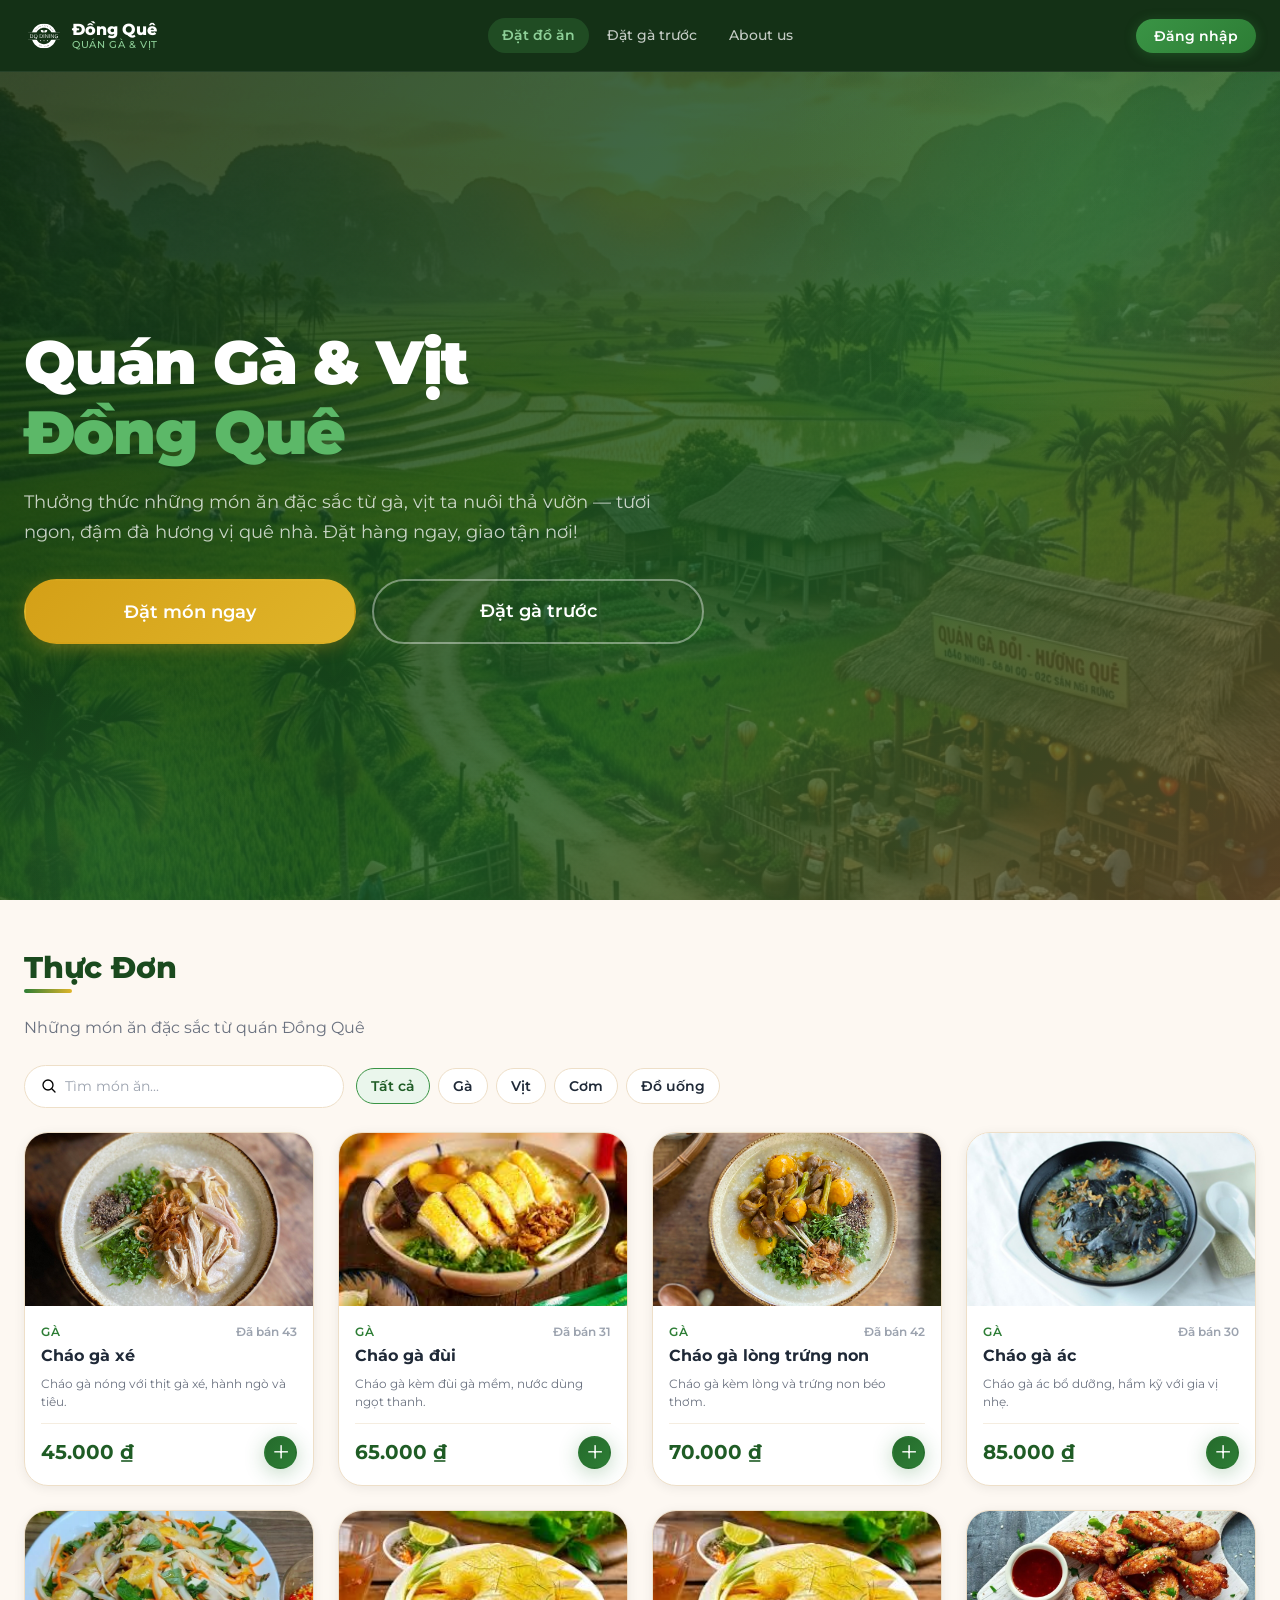
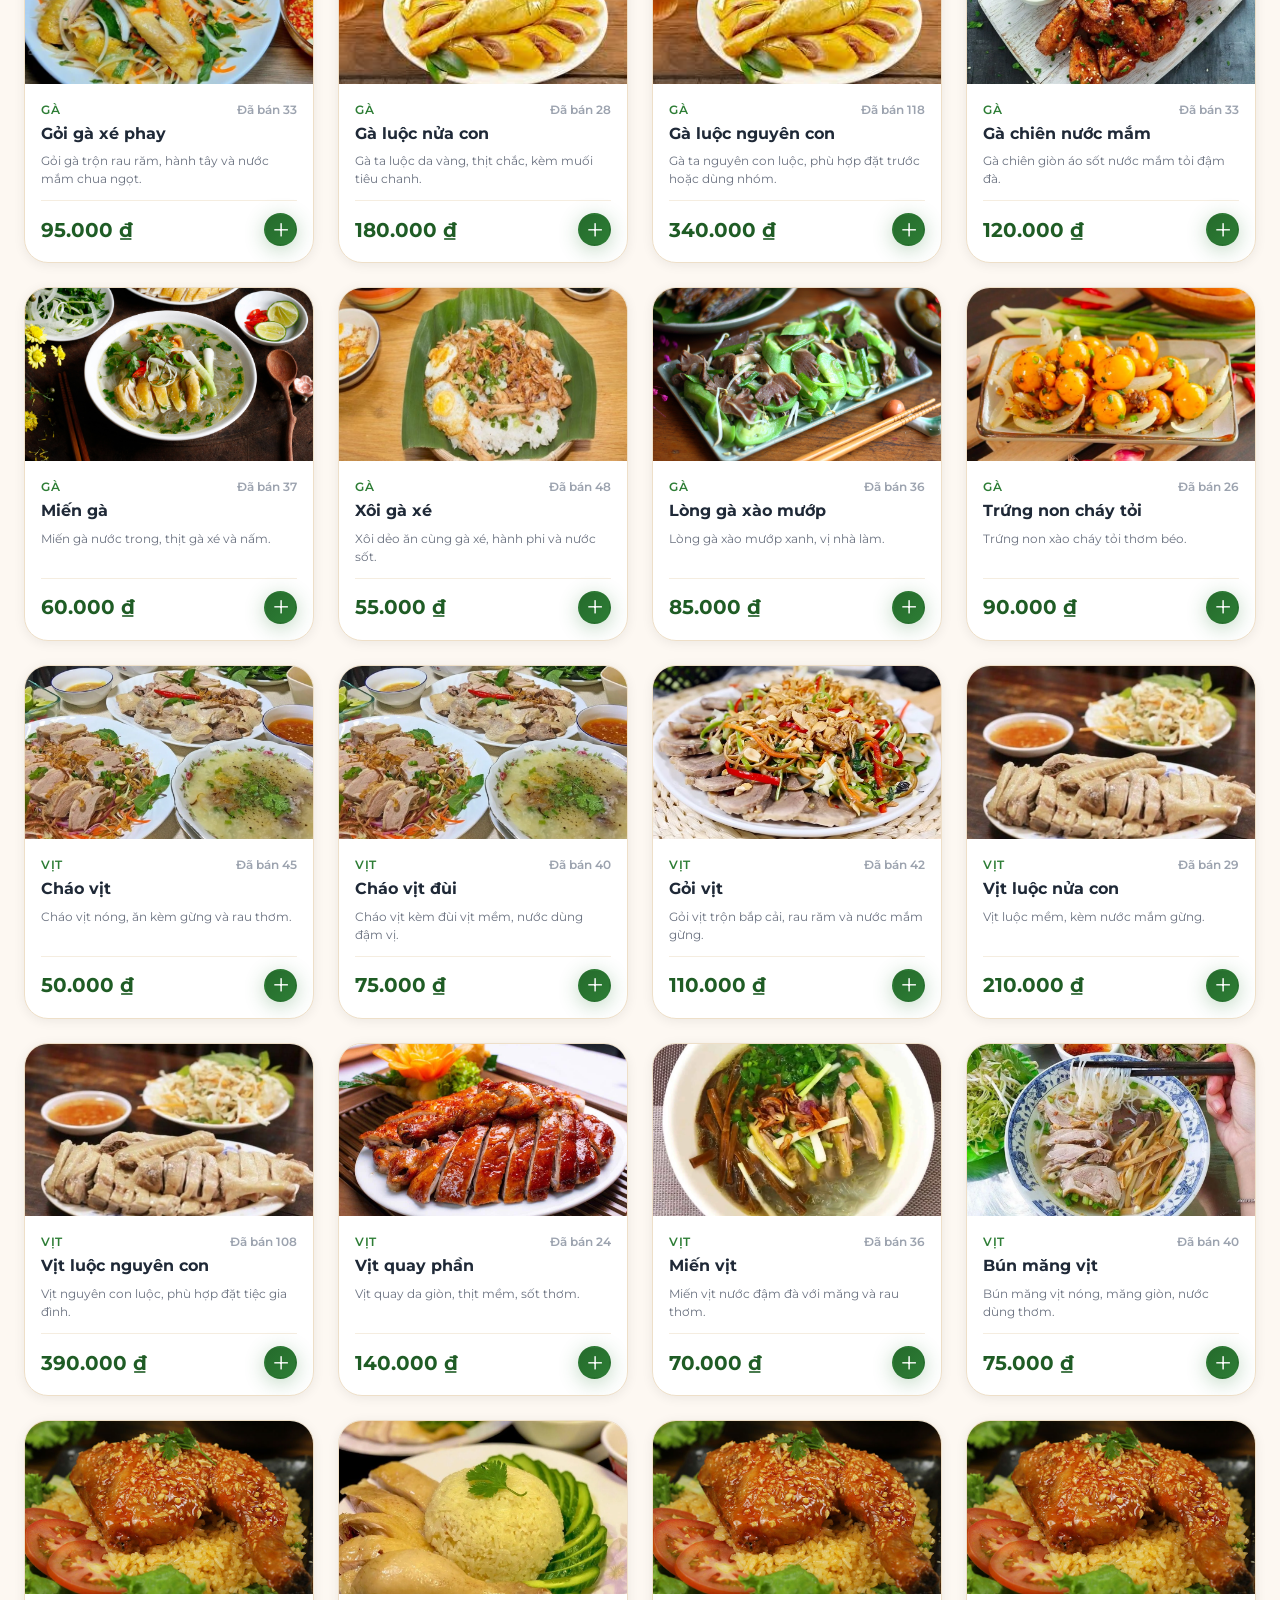
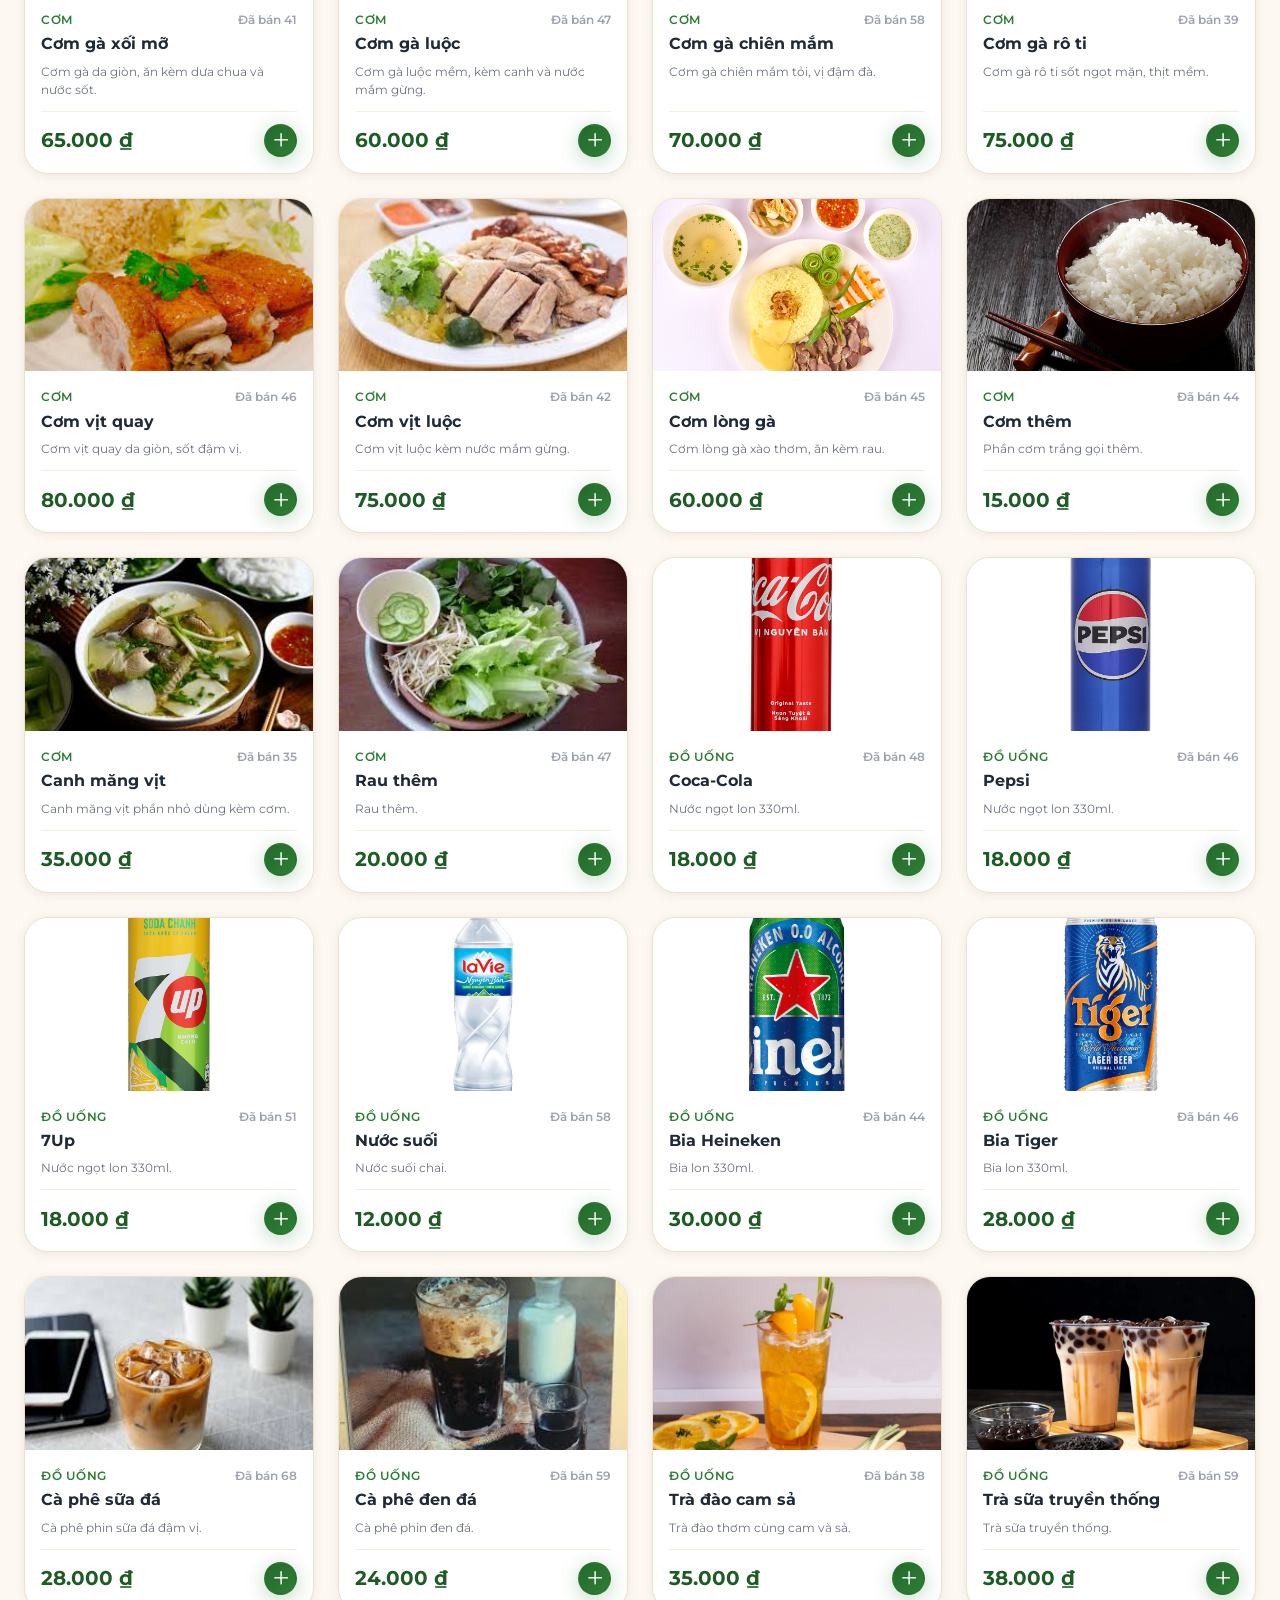
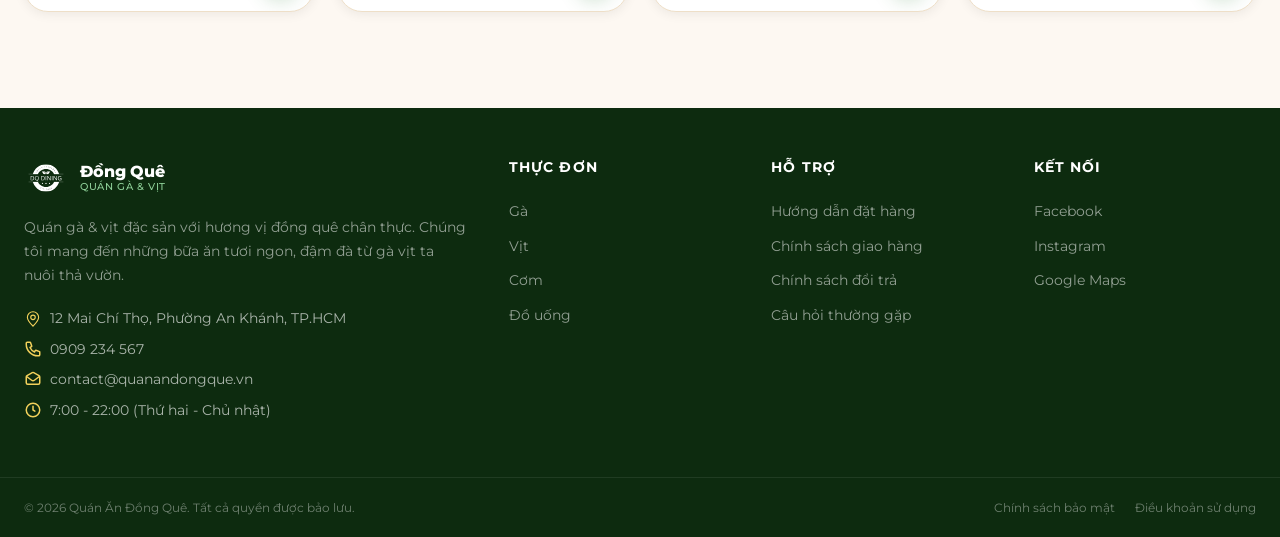
<file: index.html>
<!DOCTYPE html>
<html lang="vi">
<head>
  <meta charset="UTF-8">
  <meta name="viewport" content="width=device-width, initial-scale=1.0">
  <meta name="description" content="Quán Ăn Đồng Quê - Thưởng thức gà & vịt ta nuôi thả vườn tươi ngon, đậm đà hương vị quê nhà. Đặt hàng online, giao tận nơi tại TP.HCM.">
  <meta name="keywords" content="quán gà, quán vịt, đồng quê, gà nướng, vịt quay, đặt hàng online, giao hàng">
  <meta name="author" content="Quán Ăn Đồng Quê">
  <meta property="og:title" content="Quán Ăn Đồng Quê | Gà & Vịt Ta Thả Vườn">
  <meta property="og:description" content="Hương vị đồng quê chính hiệu — gà, vịt ta nuôi thả vườn tươi ngon. Đặt hàng ngay!">
  <meta property="og:type" content="website">
  <meta name="theme-color" content="#1f5c25">
  <title>Quán Ăn Đồng Quê | Gà & Vịt Ta Thả Vườn</title>

  <!-- Favicon -->
  <link rel="icon" href="assets/logos/logo-green.svg" type="image/svg+xml">

  <!-- CSS -->
  <link rel="stylesheet" href="css/customer.css">
</head>
<body>
  <!-- Page wrapper -->
  <div class="page-content" id="page-content" role="main"></div>

  <!-- JS (ES Module) -->
  <script type="module" src="js/entries/home.js"></script>
</body>
</html>
</file>
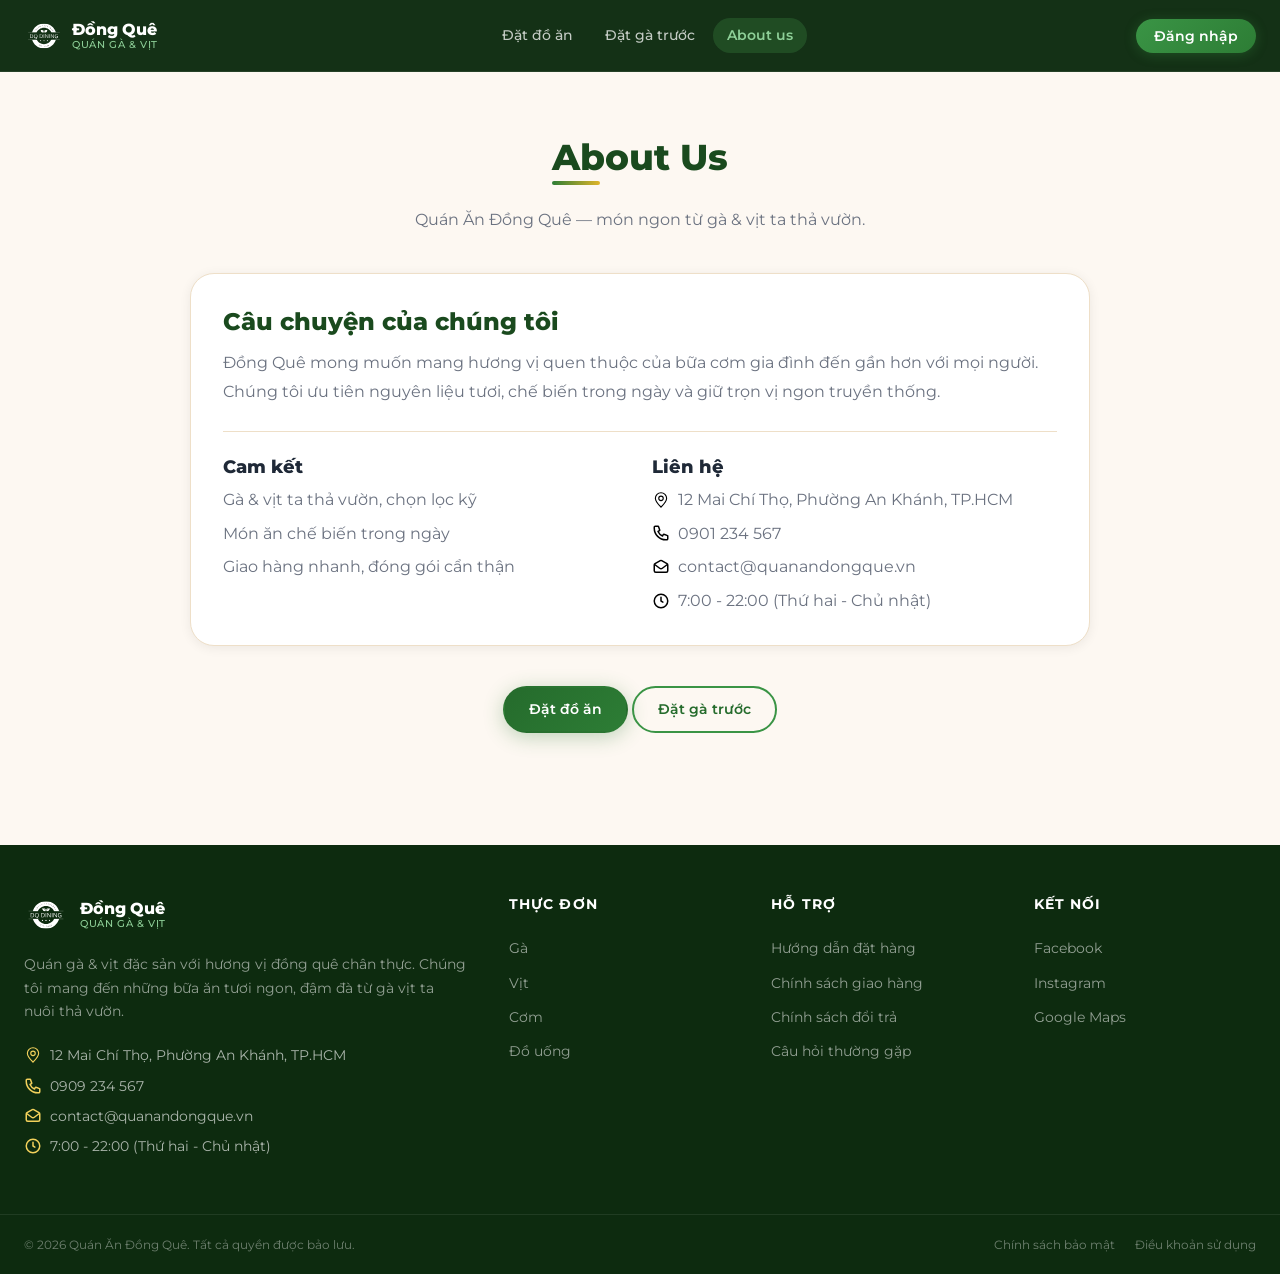
<file: about.html>
<!DOCTYPE html>
<html lang="vi">
<head>
  <meta charset="UTF-8">
  <meta name="viewport" content="width=device-width, initial-scale=1.0">
  <meta name="description" content="About us - Quán Ăn Đồng Quê">
  <meta name="theme-color" content="#1f5c25">
  <title>About Us | Quán Ăn Đồng Quê</title>

  <link rel="icon" href="assets/logos/logo-green.svg" type="image/svg+xml">
  <link rel="stylesheet" href="css/customer.css">
</head>
<body>
  <div class="page-content" id="page-content" role="main"></div>

  <script type="module" src="js/entries/about.js"></script>
</body>
</html>
</file>
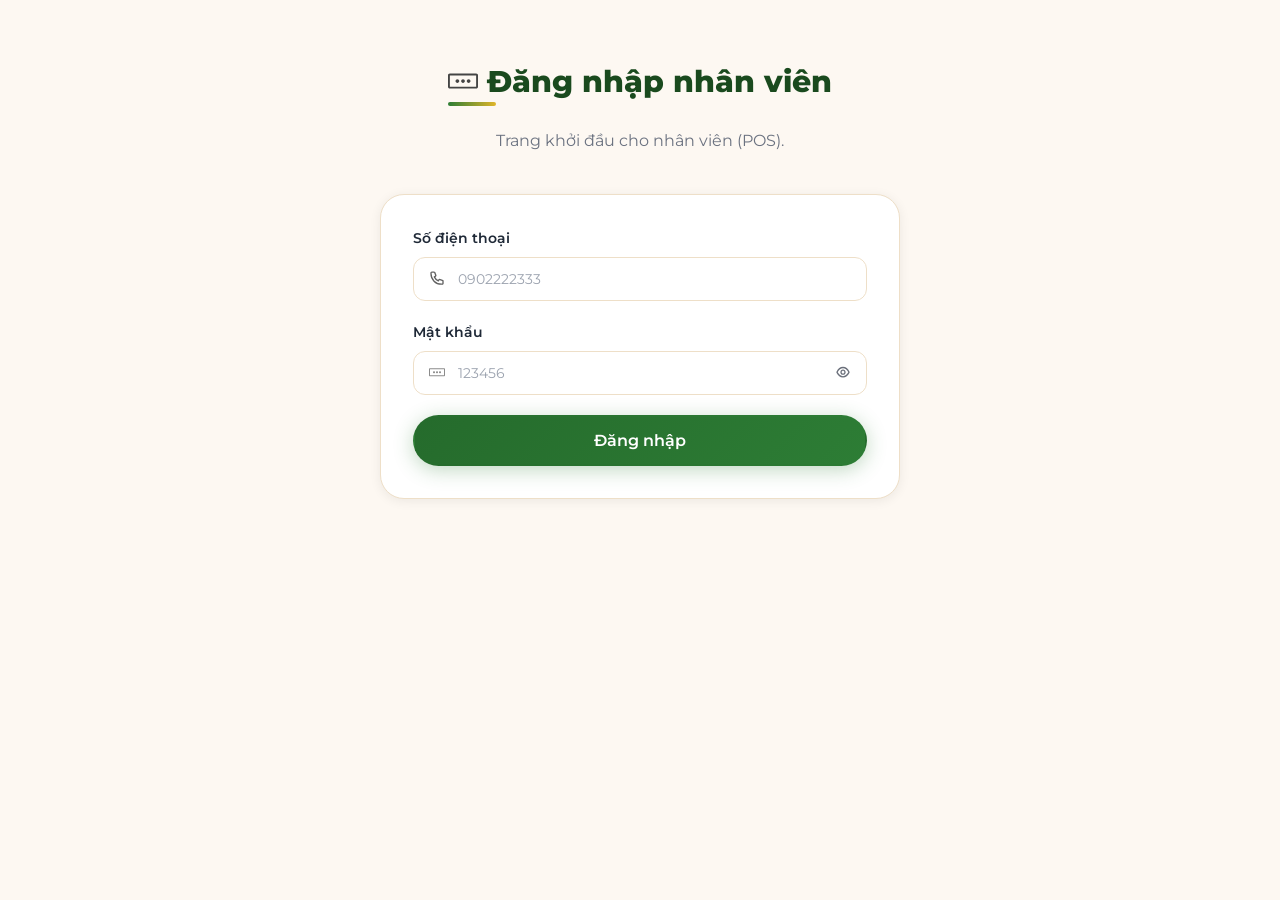
<file: admin-order.html>
<!DOCTYPE html>
<html lang="vi">
<head>
  <meta charset="UTF-8">
  <meta name="viewport" content="width=device-width, initial-scale=1.0">
  <meta name="description" content="Quản lý đơn hàng - Quán Ăn Đồng Quê">
  <meta name="theme-color" content="#1f5c25">
  <title>Quản Lý Đơn Hàng | Quán Ăn Đồng Quê</title>

  <link rel="icon" href="assets/logos/logo-green.svg" type="image/svg+xml">
  <link rel="stylesheet" href="css/staff.css">
</head>
<body>
  <div class="page-content" id="page-content" role="main"></div>

  <script type="module" src="js/entries/admin-order.js"></script>
</body>
</html>
</file>
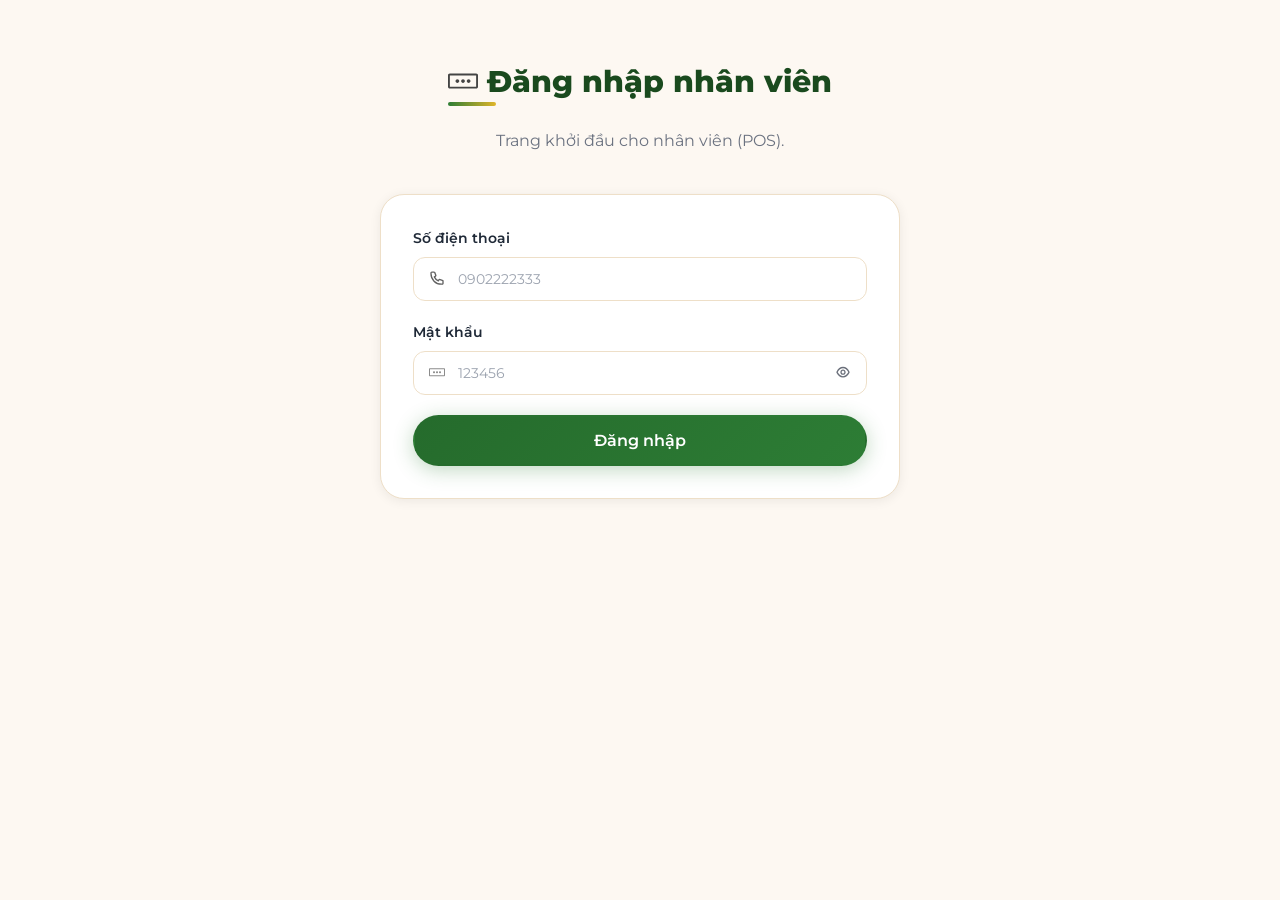
<file: admin-preorder.html>
<!DOCTYPE html>
<html lang="vi">
<head>
  <meta charset="UTF-8">
  <meta name="viewport" content="width=device-width, initial-scale=1.0">
  <meta name="description" content="Quản lý đơn đặt trước - Quán Ăn Đồng Quê">
  <meta name="theme-color" content="#1f5c25">
  <title>Quản Lý Đơn Đặt Trước | Quán Ăn Đồng Quê</title>

  <link rel="icon" href="assets/logos/logo-green.svg" type="image/svg+xml">
  <link rel="stylesheet" href="css/staff.css">
</head>
<body>
  <div class="page-content" id="page-content" role="main"></div>

  <script type="module" src="js/entries/admin-preorder.js"></script>
</body>
</html>
</file>
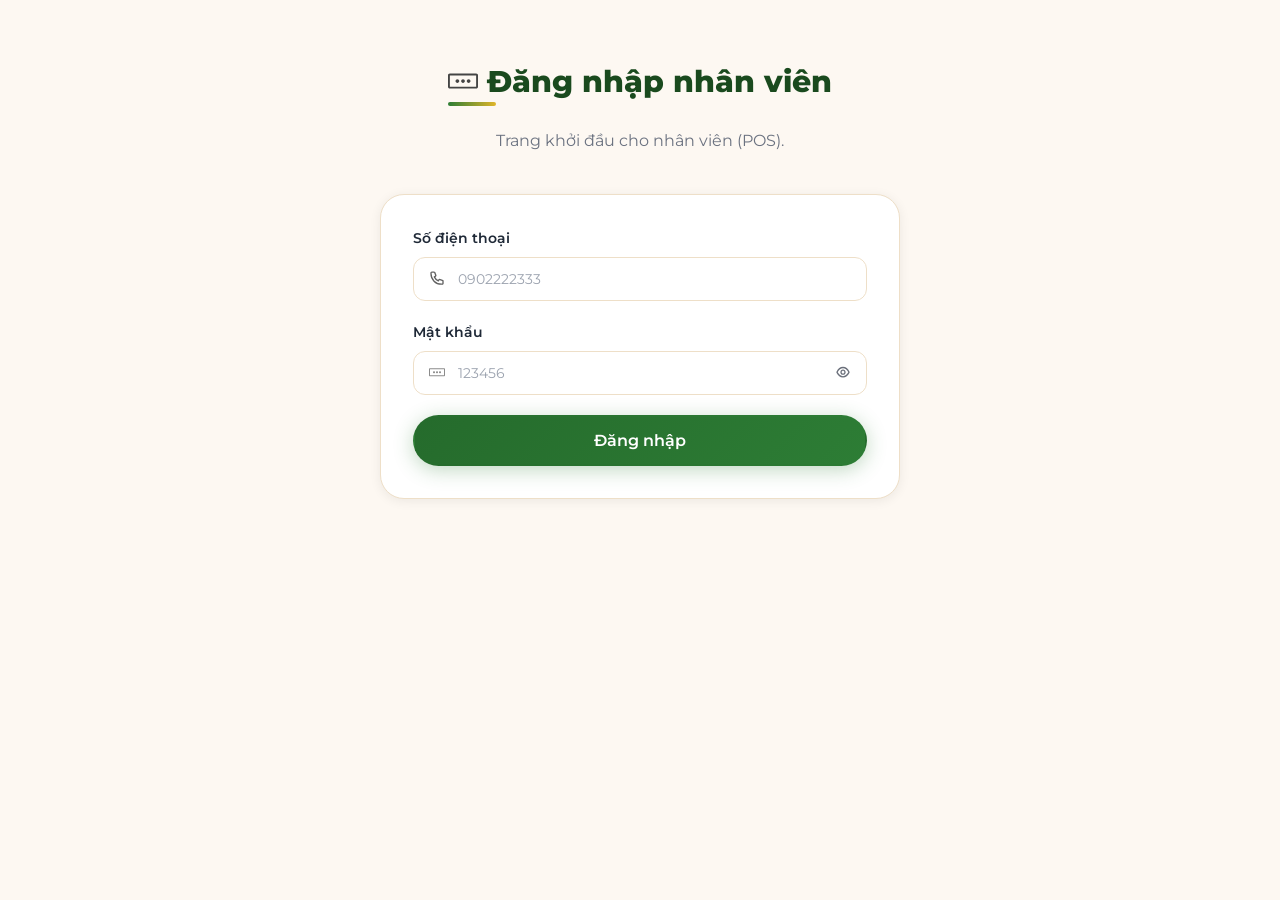
<file: admin.html>
<!DOCTYPE html>
<html lang="vi">
<head>
  <meta charset="UTF-8">
  <meta name="viewport" content="width=device-width, initial-scale=1.0">
  <meta name="description" content="POS tại quán - Quán Ăn Đồng Quê">
  <meta name="theme-color" content="#1f5c25">
  <title>POS Tại Quán | Quán Ăn Đồng Quê</title>

  <link rel="icon" href="assets/logos/logo-green.svg" type="image/svg+xml">
  <link rel="stylesheet" href="css/staff.css">
</head>
<body>
  <div class="page-content" id="page-content" role="main"></div>

  <script type="module" src="js/entries/admin.js"></script>
</body>
</html>
</file>
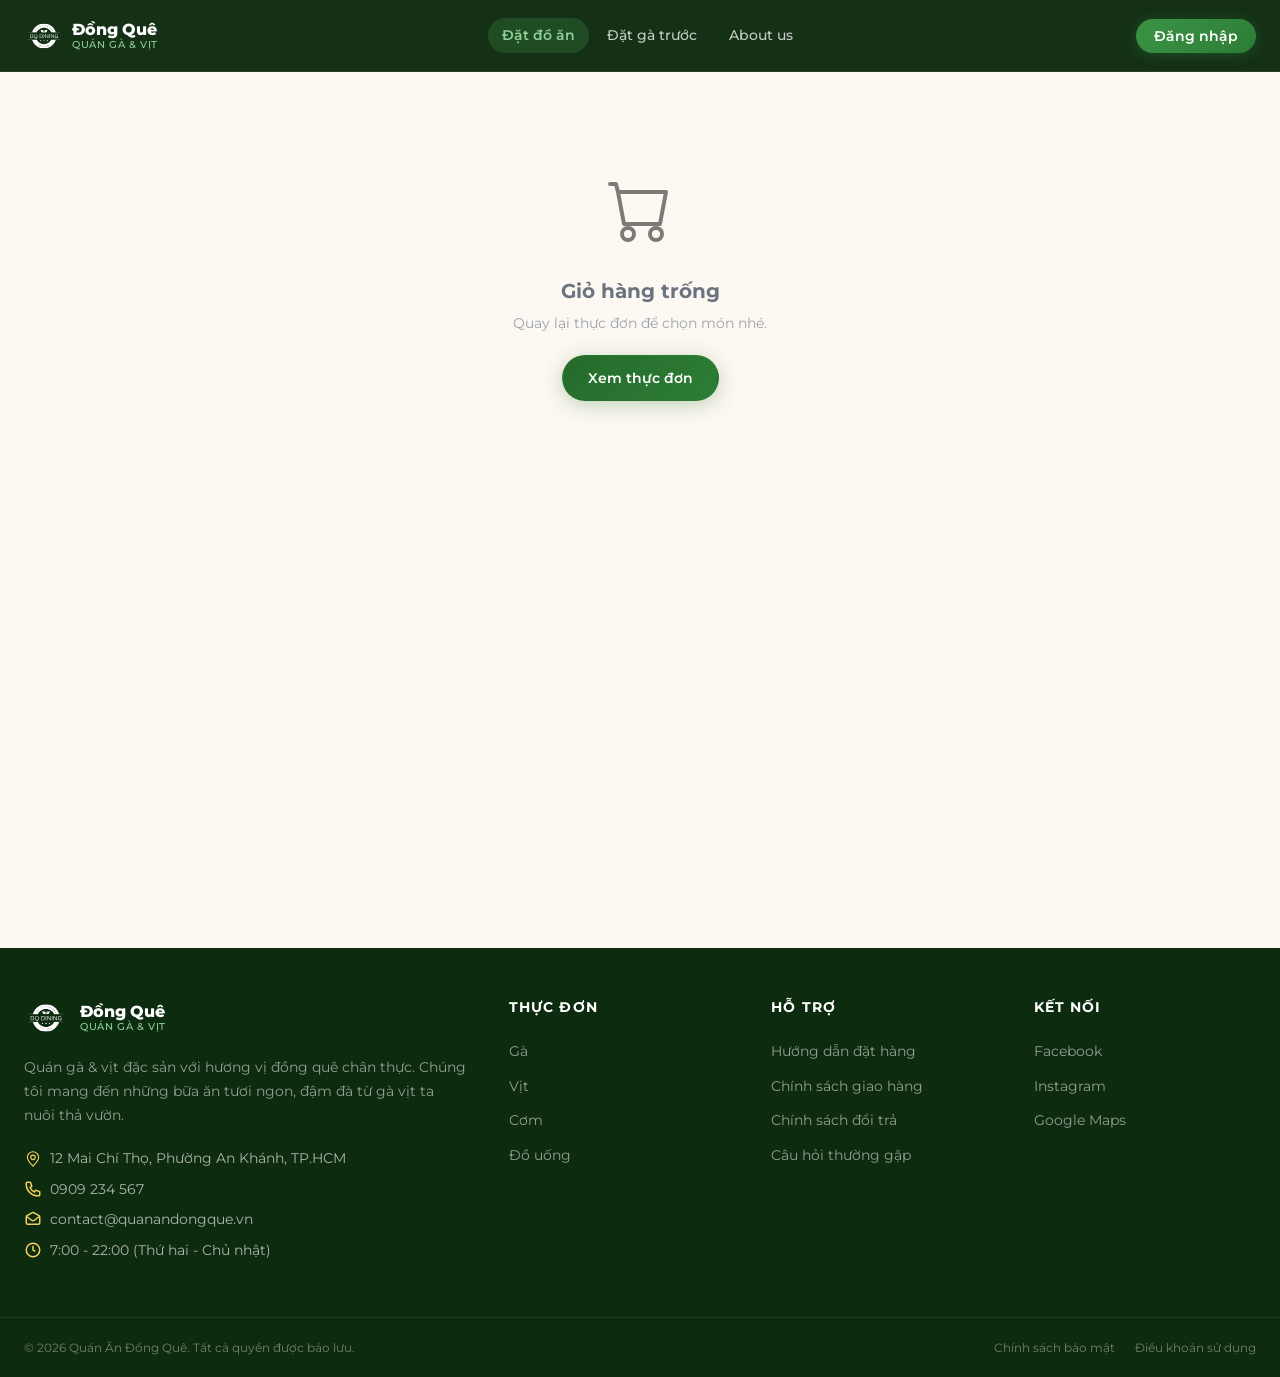
<file: checkout.html>
<!DOCTYPE html>
<html lang="vi">
<head>
  <meta charset="UTF-8">
  <meta name="viewport" content="width=device-width, initial-scale=1.0">
  <meta name="description" content="Thanh toán - Quán Ăn Đồng Quê">
  <meta name="theme-color" content="#1f5c25">
  <title>Thanh Toán | Quán Ăn Đồng Quê</title>

  <link rel="icon" href="assets/logos/logo-green.svg" type="image/svg+xml">
  <link rel="stylesheet" href="css/customer.css">
</head>
<body>
  <div class="page-content" id="page-content" role="main"></div>

  <script type="module" src="js/entries/checkout.js"></script>
</body>
</html>
</file>
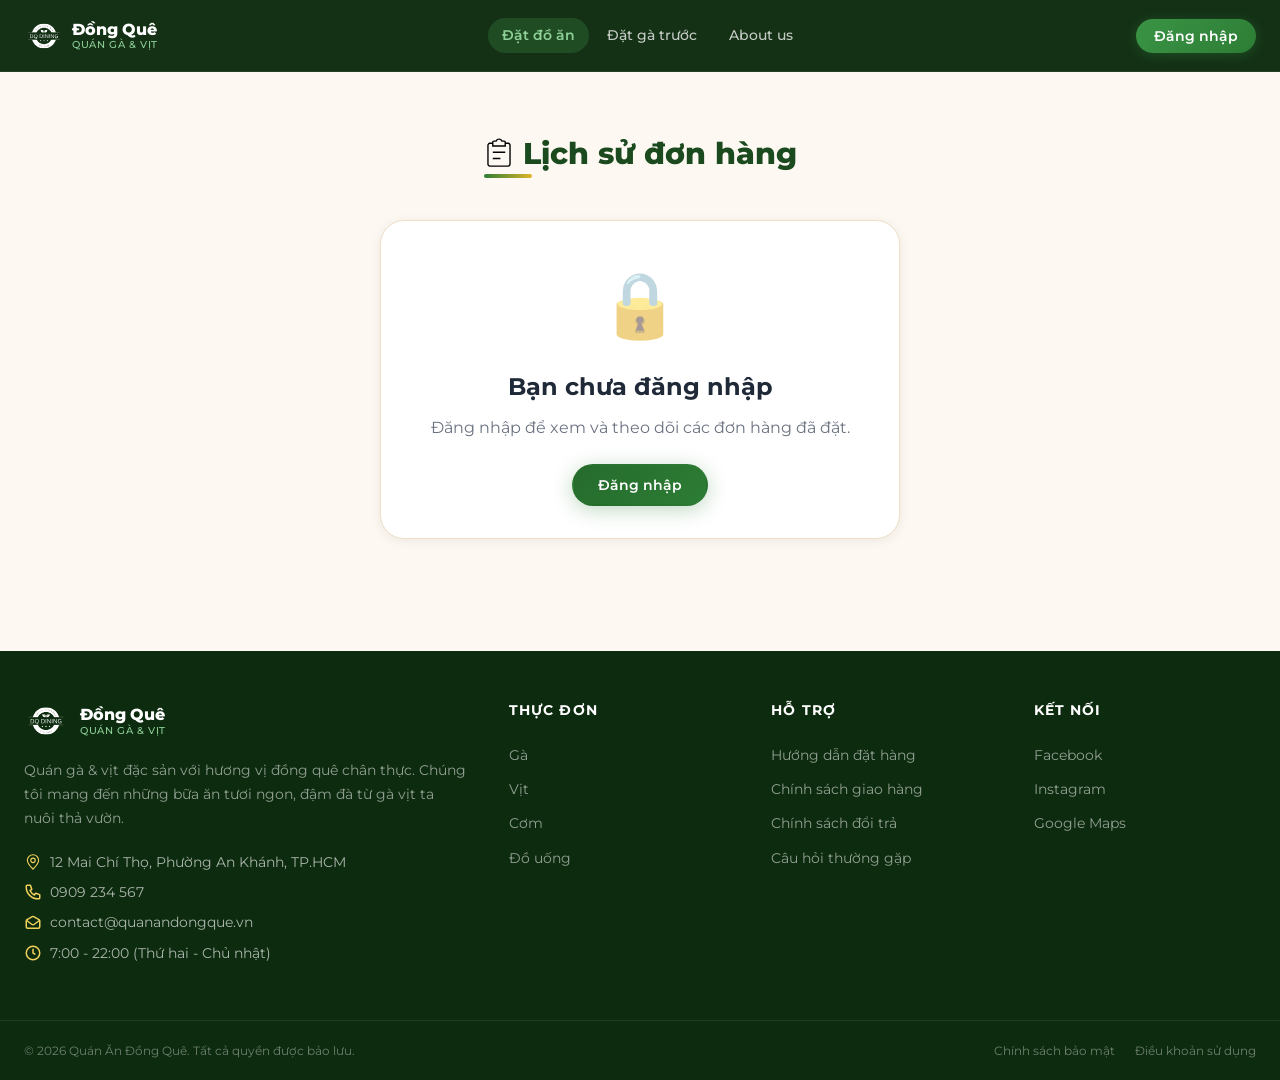
<file: history.html>
<!DOCTYPE html>
<html lang="vi">
<head>
  <meta charset="UTF-8">
  <meta name="viewport" content="width=device-width, initial-scale=1.0">
  <meta name="description" content="Lịch sử đơn hàng - Quán Ăn Đồng Quê">
  <meta name="theme-color" content="#1f5c25">
  <title>Lịch Sử Đơn Hàng | Quán Ăn Đồng Quê</title>

  <link rel="icon" href="assets/logos/logo-green.svg" type="image/svg+xml">
  <link rel="stylesheet" href="css/customer.css">
</head>
<body>
  <div class="page-content" id="page-content" role="main"></div>

  <script type="module" src="js/entries/history.js"></script>
</body>
</html>
</file>
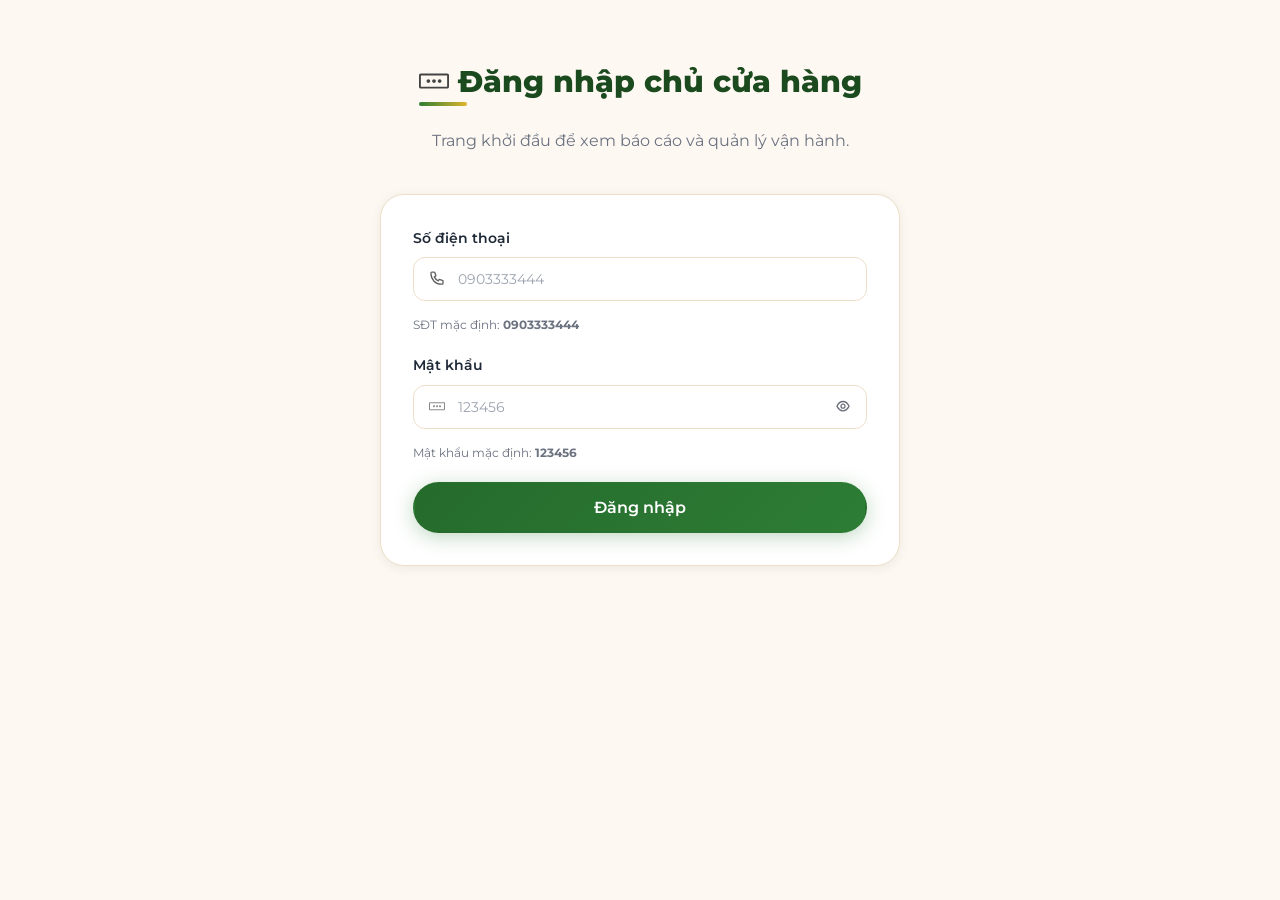
<file: owner-customers.html>
<!DOCTYPE html>
<html lang="vi">
<head>
  <meta charset="UTF-8">
  <meta name="viewport" content="width=device-width, initial-scale=1.0">
  <meta name="description" content="Quản lý khách hàng - Quán Ăn Đồng Quê">
  <meta name="theme-color" content="#1f5c25">
  <title>Quản lý khách hàng | Quán Ăn Đồng Quê</title>

  <link rel="icon" href="assets/logos/logo-green.svg" type="image/svg+xml">
  <link rel="stylesheet" href="css/staff.css">
</head>
<body data-owner-page="customers">
  <div class="page-content" id="page-content" role="main"></div>

  <script type="module" src="js/entries/owner.js"></script>
</body>
</html>
</file>
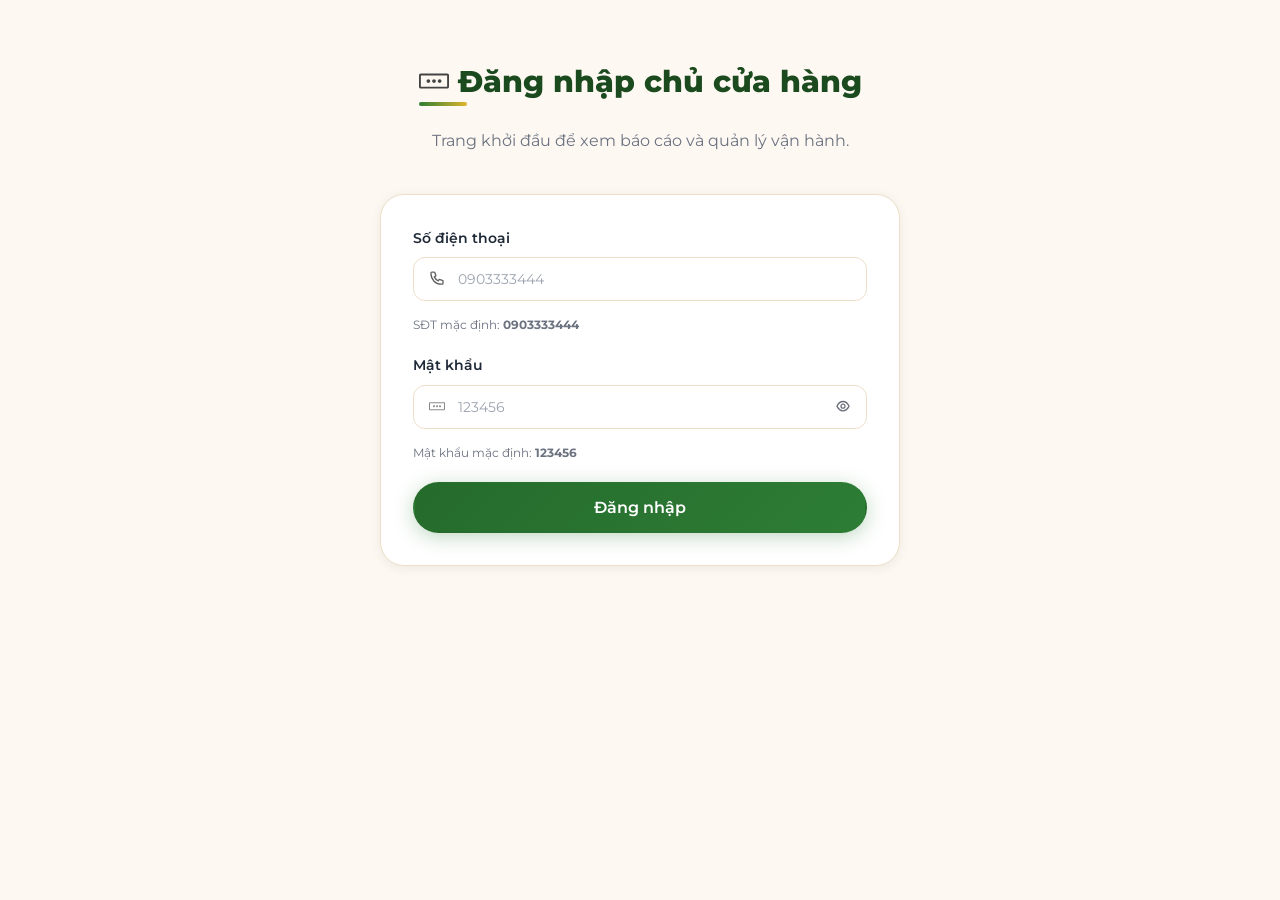
<file: owner-menu.html>
<!DOCTYPE html>
<html lang="vi">
<head>
  <meta charset="UTF-8">
  <meta name="viewport" content="width=device-width, initial-scale=1.0">
  <meta name="description" content="Quản lý thực đơn - Quán Ăn Đồng Quê">
  <meta name="theme-color" content="#1f5c25">
  <title>Quản lý thực đơn | Quán Ăn Đồng Quê</title>

  <link rel="icon" href="assets/logos/logo-green.svg" type="image/svg+xml">
  <link rel="stylesheet" href="css/staff.css">
</head>
<body data-owner-page="menu">
  <div class="page-content" id="page-content" role="main"></div>

  <script type="module" src="js/entries/owner.js"></script>
</body>
</html>
</file>
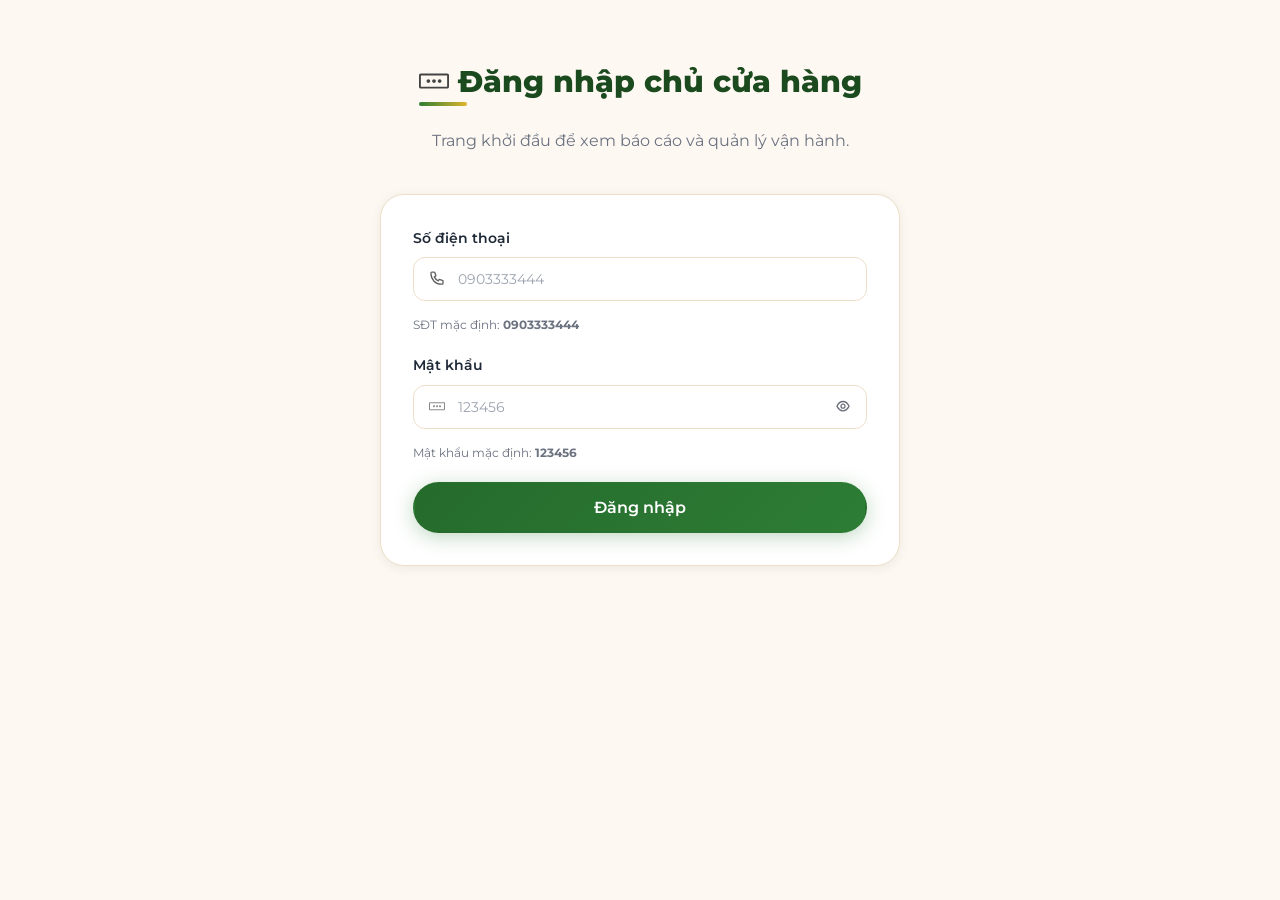
<file: owner-reports.html>
<!DOCTYPE html>
<html lang="vi">
<head>
  <meta charset="UTF-8">
  <meta name="viewport" content="width=device-width, initial-scale=1.0">
  <meta name="description" content="Báo cáo chủ cửa hàng - Quán Ăn Đồng Quê">
  <meta name="theme-color" content="#1f5c25">
  <title>Báo cáo | Quán Ăn Đồng Quê</title>

  <link rel="icon" href="assets/logos/logo-green.svg" type="image/svg+xml">
  <link rel="stylesheet" href="css/staff.css">
</head>
<body data-owner-page="reports">
  <div class="page-content" id="page-content" role="main"></div>

  <script type="module" src="js/entries/owner.js"></script>
</body>
</html>
</file>
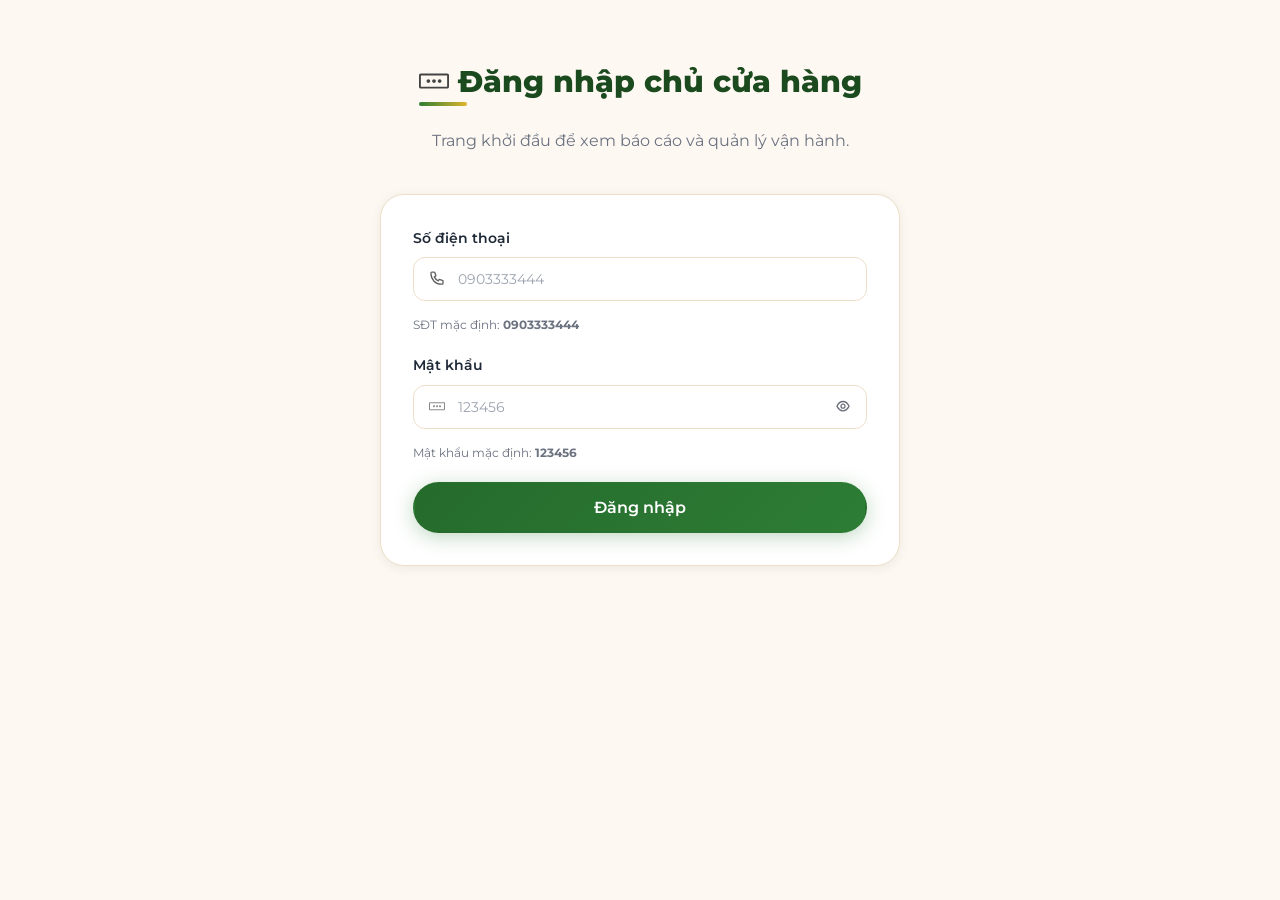
<file: owner-vouchers.html>
<!DOCTYPE html>
<html lang="vi">
<head>
  <meta charset="UTF-8">
  <meta name="viewport" content="width=device-width, initial-scale=1.0">
  <meta name="description" content="Quản lý voucher - Quán Ăn Đồng Quê">
  <meta name="theme-color" content="#1f5c25">
  <title>Quản lý voucher | Quán Ăn Đồng Quê</title>

  <link rel="icon" href="assets/logos/logo-green.svg" type="image/svg+xml">
  <link rel="stylesheet" href="css/staff.css">
</head>
<body data-owner-page="vouchers">
  <div class="page-content" id="page-content" role="main"></div>

  <script type="module" src="js/entries/owner.js"></script>
</body>
</html>
</file>
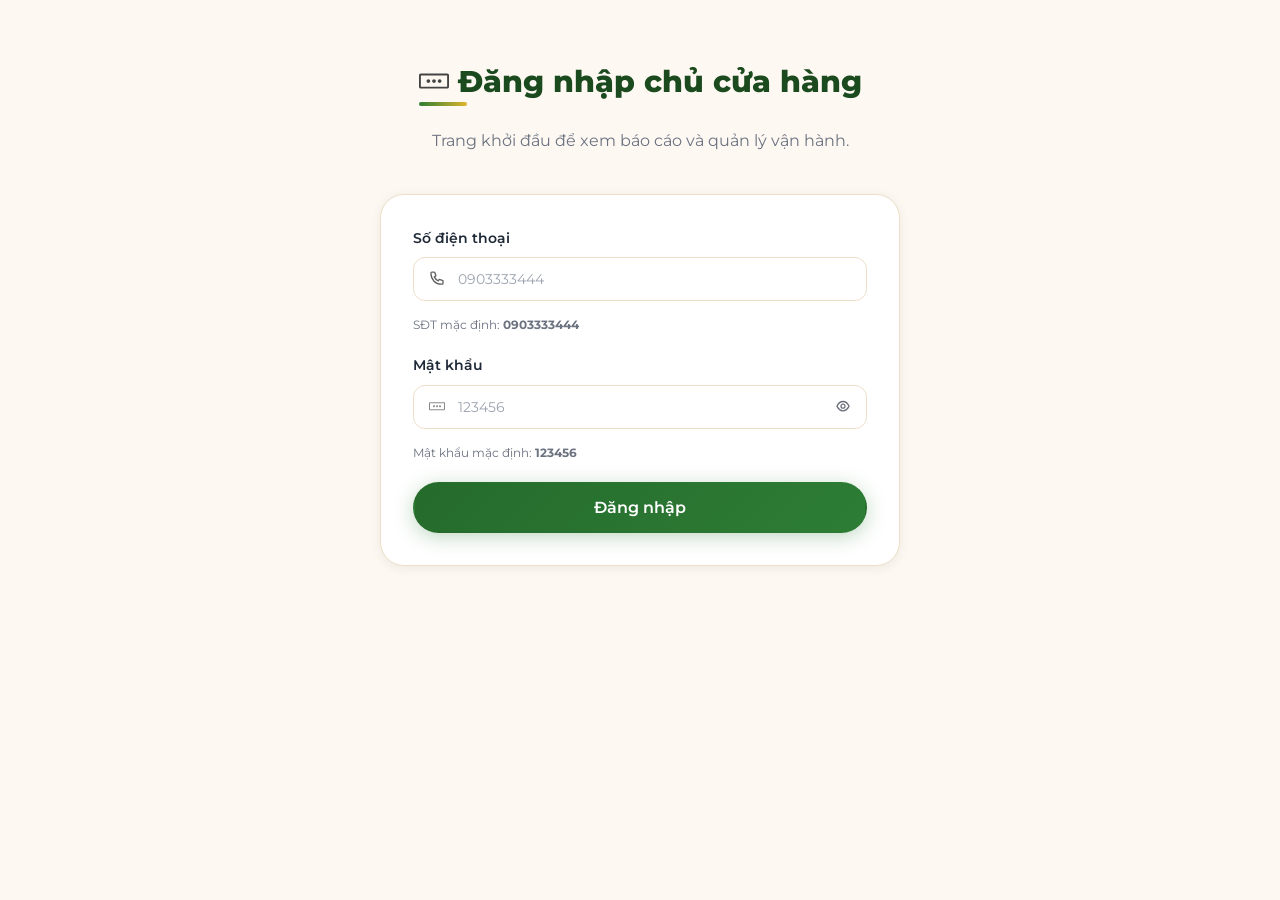
<file: owner.html>
<!DOCTYPE html>
<html lang="vi">
<head>
  <meta charset="UTF-8">
  <meta name="viewport" content="width=device-width, initial-scale=1.0">
  <meta name="description" content="Trang chủ cửa hàng - Quán Ăn Đồng Quê">
  <meta name="theme-color" content="#1f5c25">
  <title>Chủ cửa hàng | Quán Ăn Đồng Quê</title>

  <link rel="icon" href="assets/logos/logo-green.svg" type="image/svg+xml">
  <link rel="stylesheet" href="css/staff.css">
</head>
<body data-owner-page="dashboard">
  <div class="page-content" id="page-content" role="main"></div>

  <script type="module" src="js/entries/owner.js"></script>
</body>
</html>
</file>
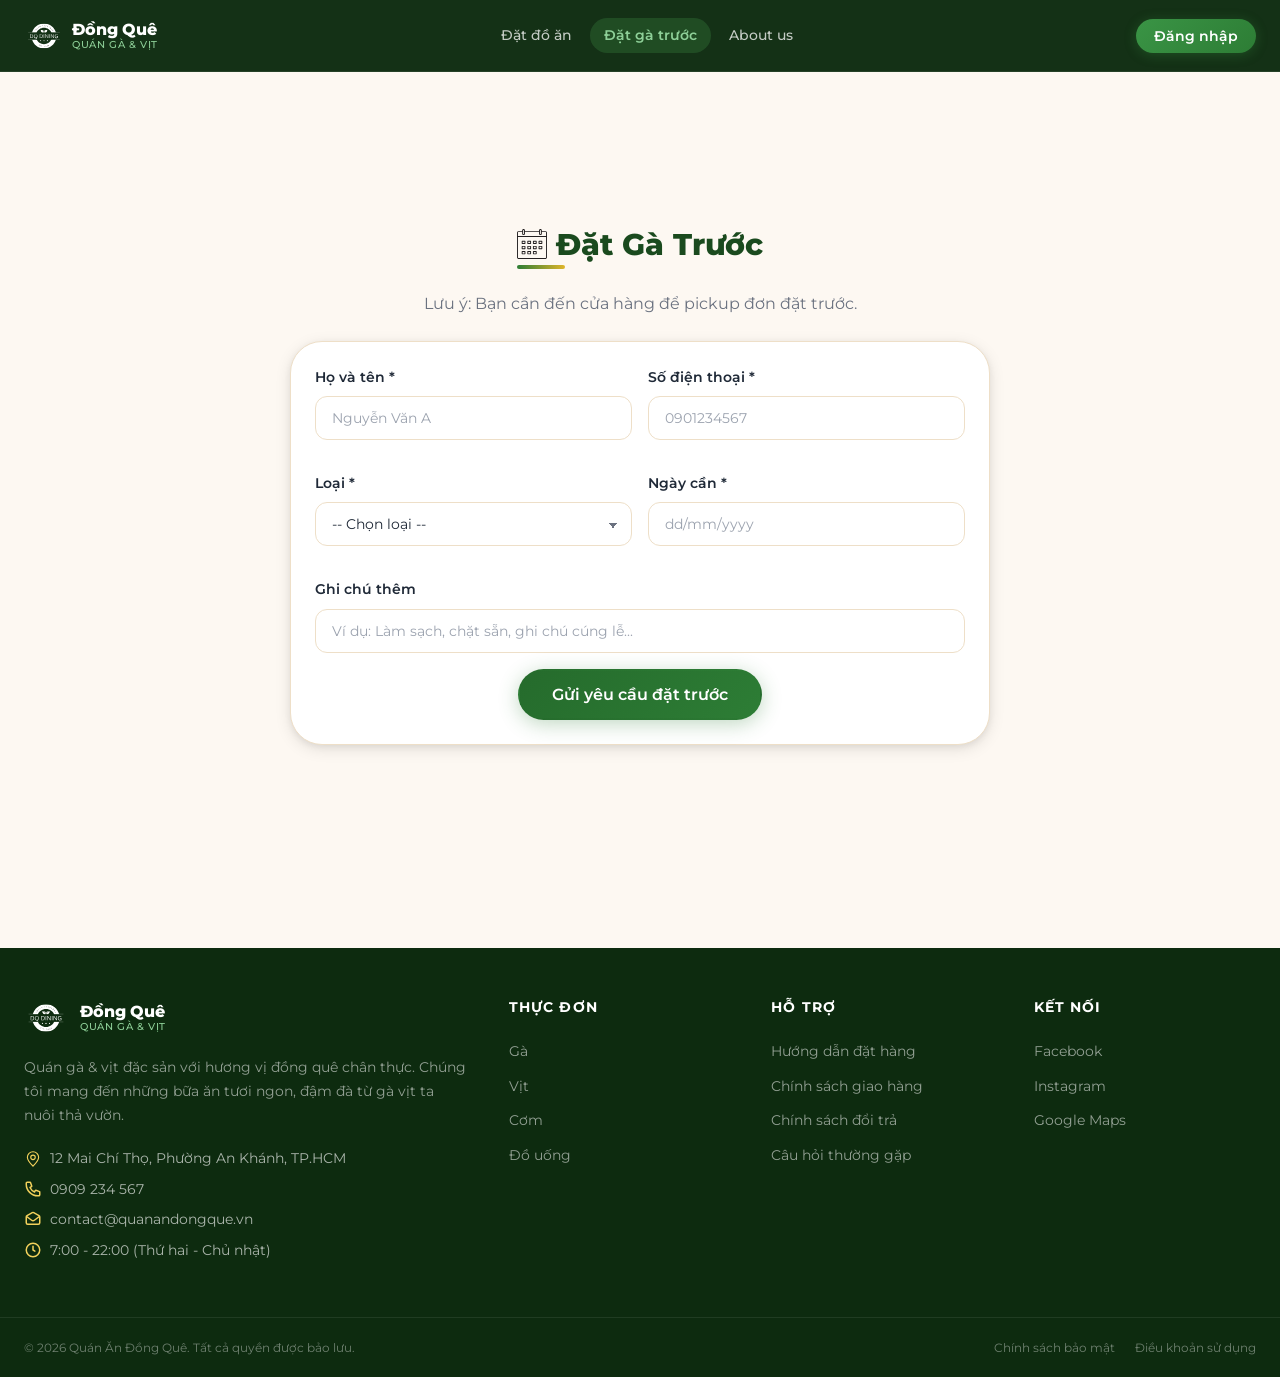
<file: preorder.html>
<!DOCTYPE html>
<html lang="vi">
<head>
  <meta charset="UTF-8">
  <meta name="viewport" content="width=device-width, initial-scale=1.0">
  <meta name="description" content="Đặt gà trước - Quán Ăn Đồng Quê">
  <meta name="theme-color" content="#1f5c25">
  <title>Đặt Gà Trước | Quán Ăn Đồng Quê</title>

  <link rel="icon" href="assets/logos/logo-green.svg" type="image/svg+xml">
  <link rel="stylesheet" href="css/customer.css">
</head>
<body>
  <div class="page-content" id="page-content" role="main"></div>

  <script type="module" src="js/entries/preorder.js"></script>
</body>
</html>
</file>
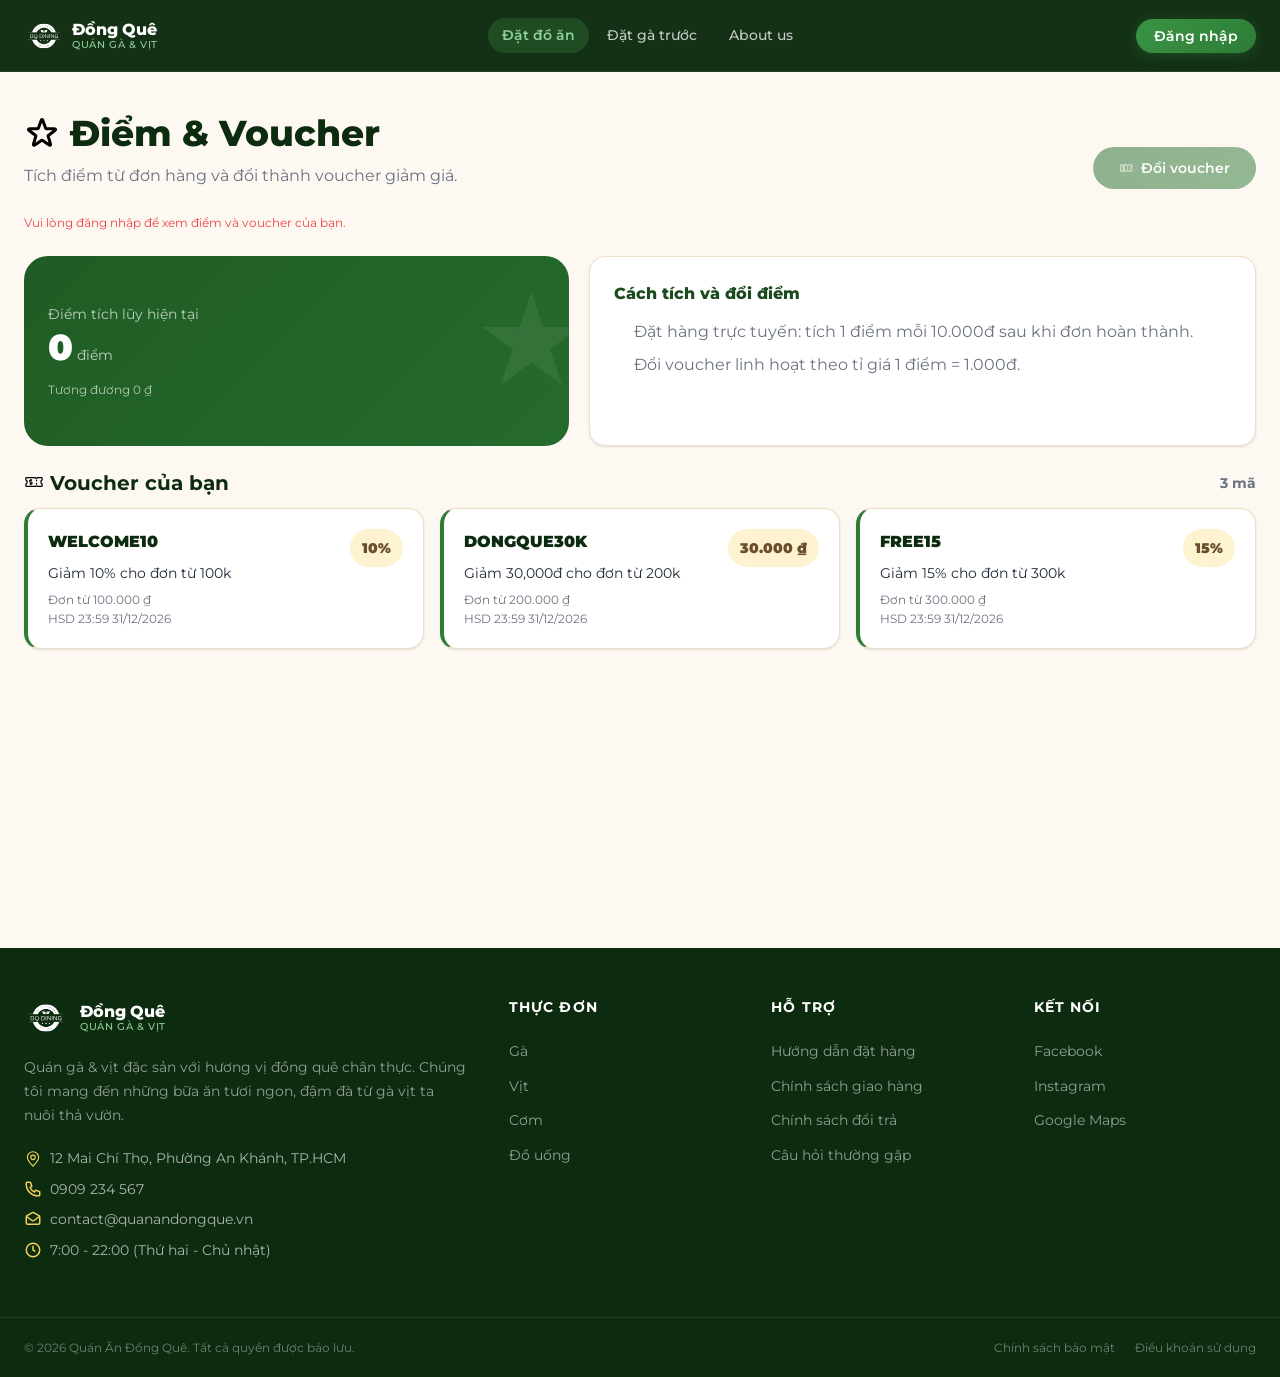
<file: rewards.html>
<!DOCTYPE html>
<html lang="vi">
<head>
  <meta charset="UTF-8">
  <meta name="viewport" content="width=device-width, initial-scale=1.0">
  <meta name="description" content="Điểm và voucher - Quán Ăn Đồng Quê">
  <meta name="theme-color" content="#1f5c25">
  <title>Điểm & Voucher | Quán Ăn Đồng Quê</title>

  <link rel="icon" href="assets/logos/logo-green.svg" type="image/svg+xml">
  <link rel="stylesheet" href="css/customer.css">
</head>
<body>
  <div class="page-content" id="page-content" role="main"></div>

  <script type="module" src="js/entries/rewards.js"></script>
</body>
</html>
</file>
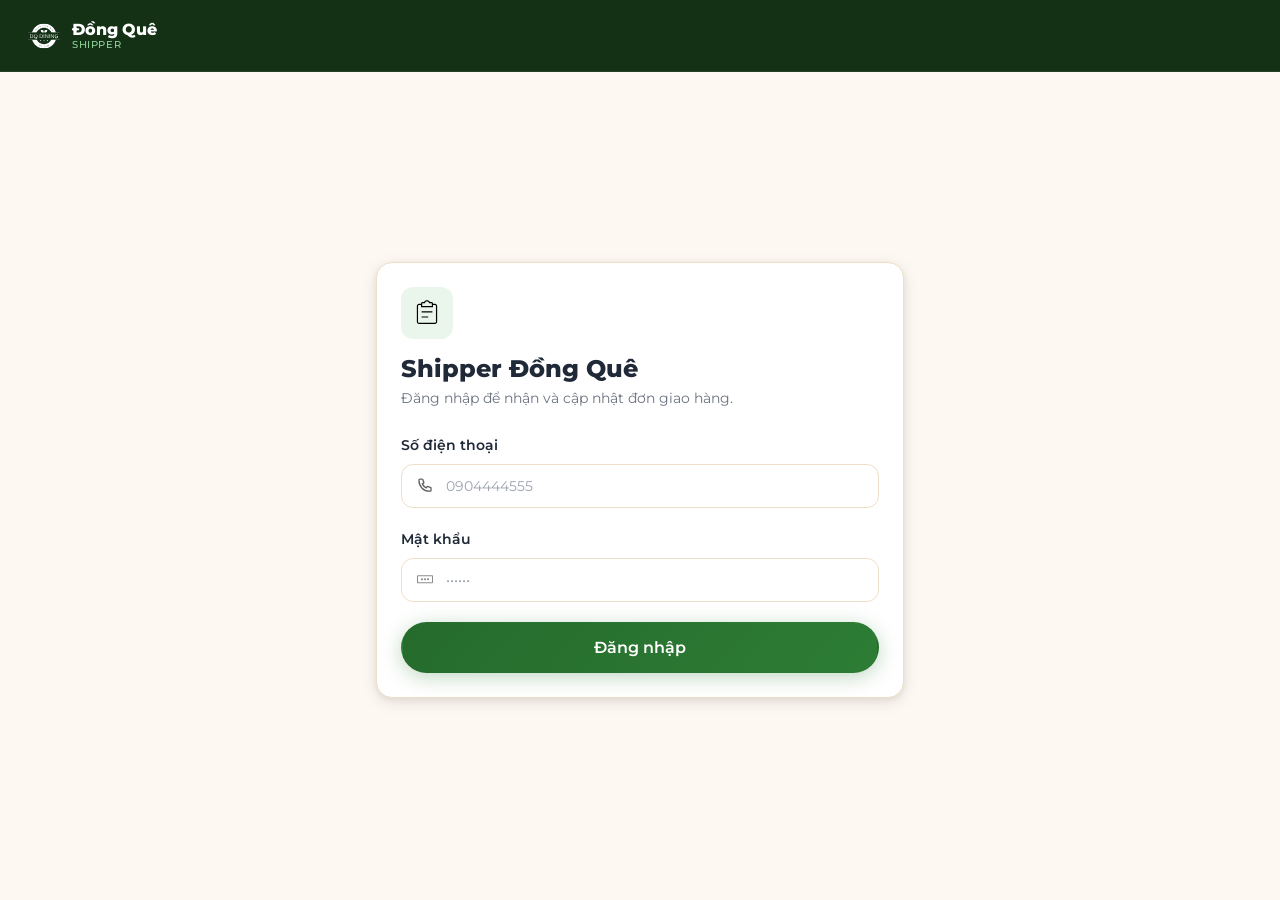
<file: shipper.html>
<!DOCTYPE html>
<html lang="vi">
<head>
  <meta charset="UTF-8">
  <meta name="viewport" content="width=device-width, initial-scale=1.0">
  <meta name="description" content="Trang nhận đơn giao hàng - Quán Ăn Đồng Quê">
  <meta name="theme-color" content="#1f5c25">
  <title>Shipper | Quán Ăn Đồng Quê</title>

  <link rel="icon" href="assets/logos/logo-green.svg" type="image/svg+xml">
  <link rel="stylesheet" href="css/customer.css">
</head>
<body>
  <div class="page-content" id="page-content" role="main"></div>

  <script type="module" src="js/entries/shipper.js"></script>
</body>
</html>
</file>
<file: css/customer.css>
@import url('./variables.css');
@import url('./base.css');
@import url('./components.css');
@import url('./navbar.css');
@import url('./layout.css');
@import url('./pages.css');
</file>
<file: css/staff.css>
@import url('./variables.css');
@import url('./base.css');
@import url('./components.css');
@import url('./layout.css');
@import url('./pages.css');
</file>
